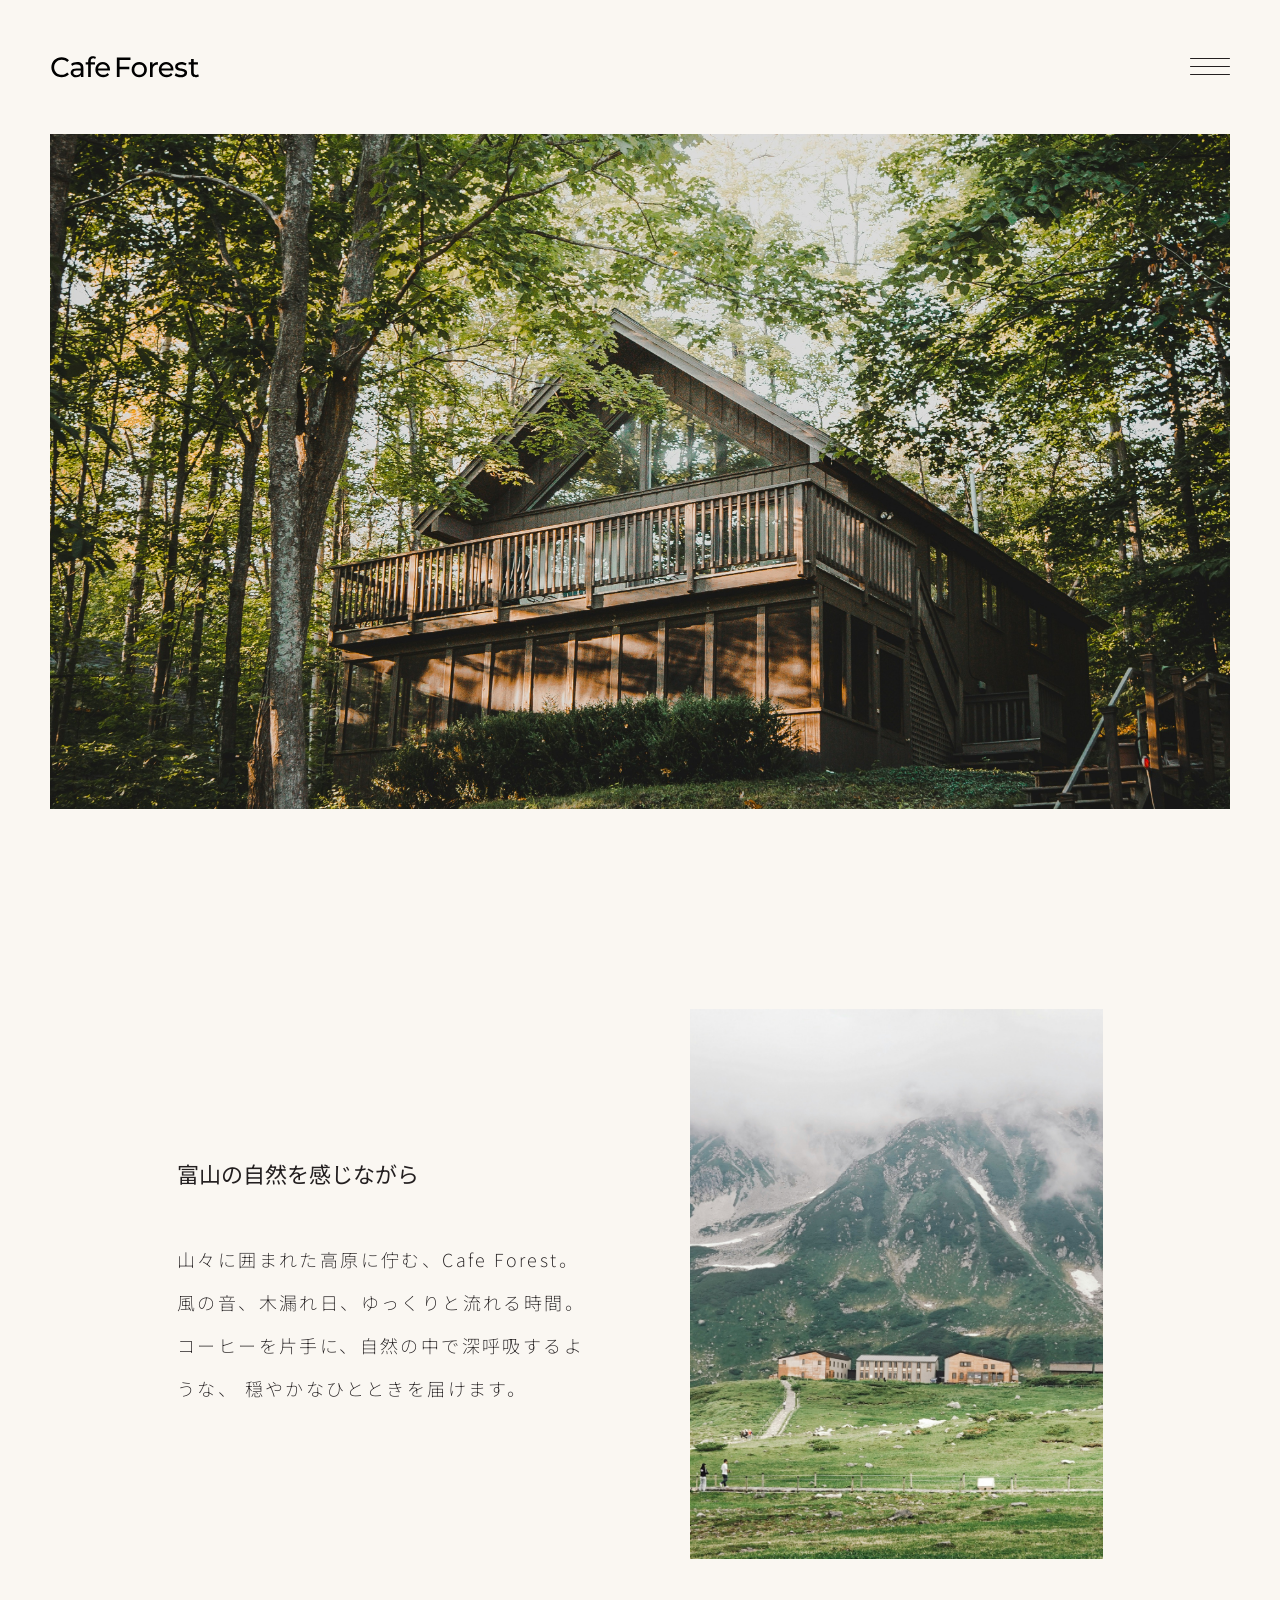
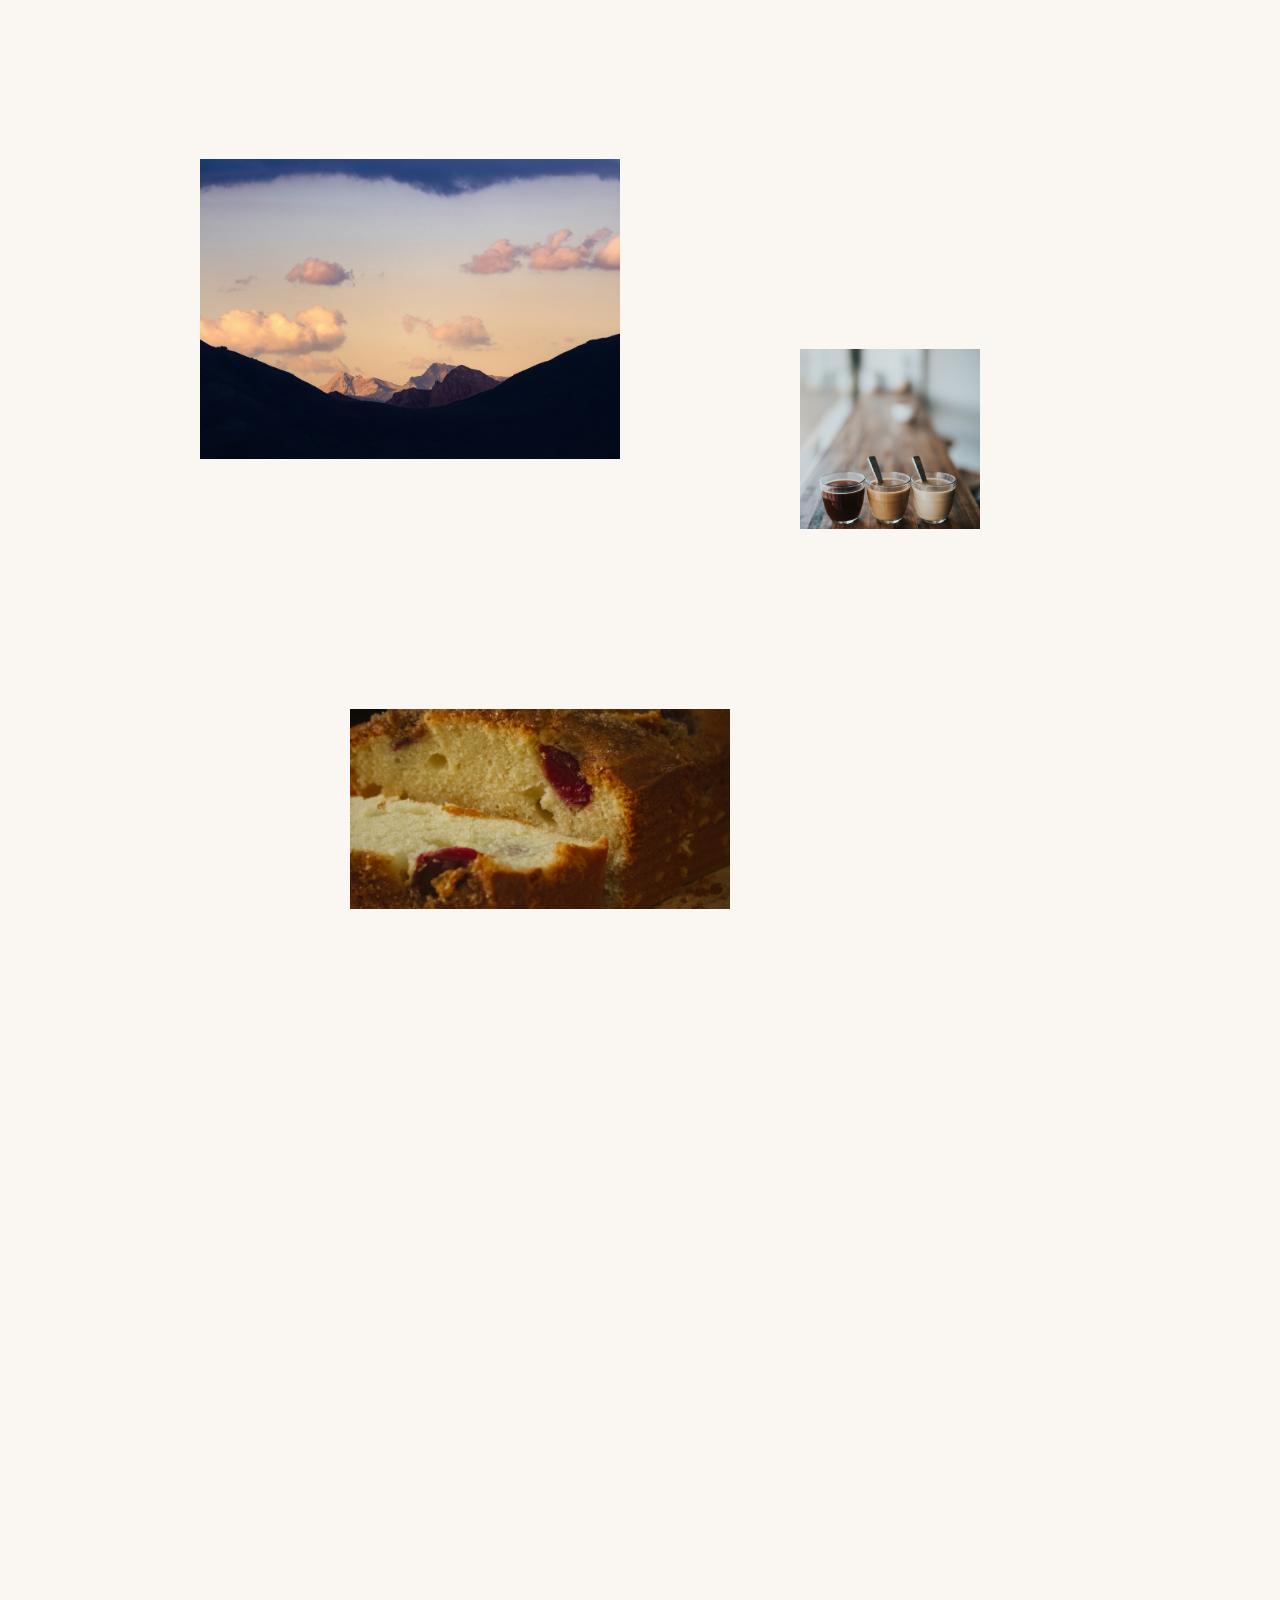
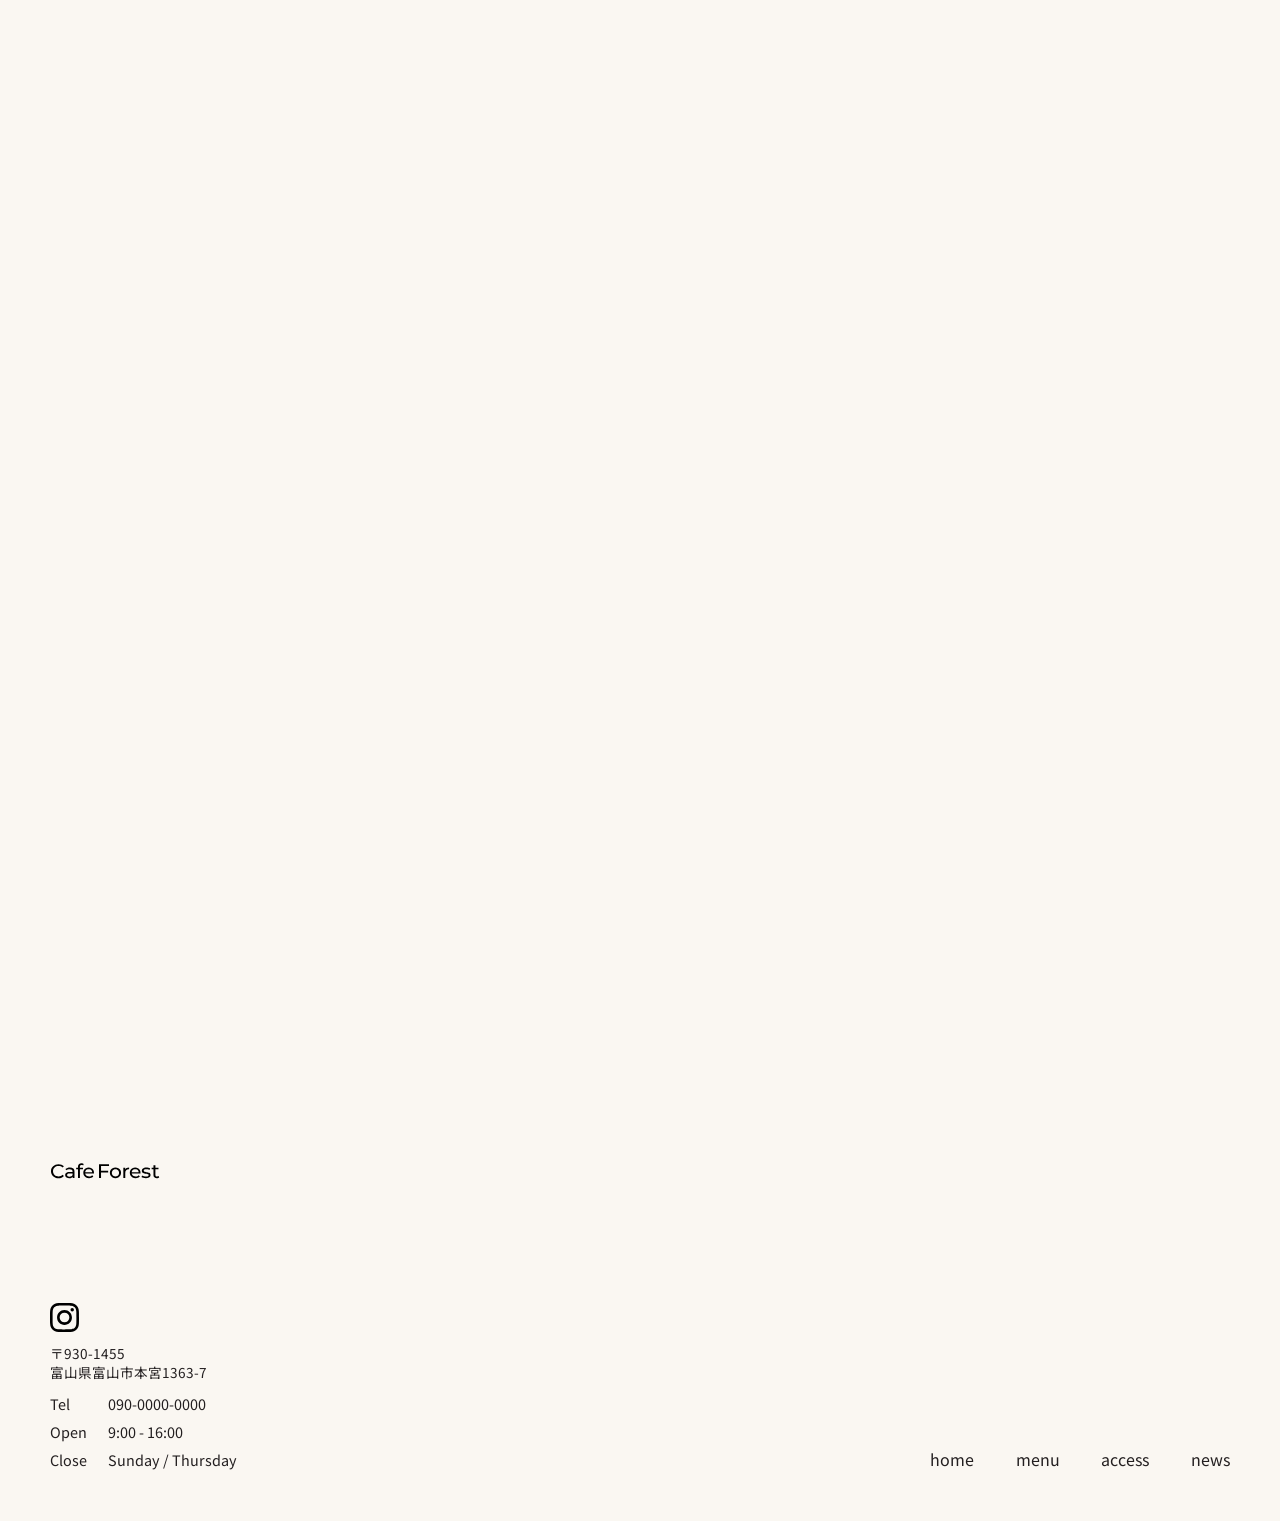
<file: index.html>
<!DOCTYPE html>
<html lang="ja">

<head>
    <meta charset="UTF-8">
    <meta name="viewport" content="width=device-width, initial-scale=1.0">
    <meta name="description" content="自然を感じながらホッと一息つけるカフェ">
    <link rel="stylesheet" href="css/sanitize.css">
    <link rel="stylesheet" href="css/style.css">
    <title>CafeForest</title>
</head>

<body>
    <div class="container">
        <header>
            <div class="header_flex">
                <h1><a href="index.html"><img src="img/Frame 1 (4).svg" alt="CafeForest"></a></h1>
                <nav id="navigation">
                    <ul>
                        <li><a href="menu.html" class="nav_text">menu</a></li>
                        <li><a href="access.html" class="nav_text">access</a></li>
                        <li><a href="news.html" class="nav_text">news</a></li>
                    </ul>
                </nav>

                <nav id="drawer_navigation">
                    <span id="line1" class="drawer_line"></span>
                    <span id="line2" class="drawer_line"></span>
                    <span id="line3" class="drawer_line"></span>
                </nav>
            </div>
        </header>
        <main>
            <div class="main_img">
                <img src="img/main1_img.JPG" alt="メイン画像">
            </div>


            <section class="flex_box">
                <div class="flex_text">
                    <h2>富山の自然を感じながら</h2>
                    <p>

                        山々に囲まれた高原に佇む、Cafe Forest。
                        <span class="first_line">風の音、木漏れ日、ゆっくりと流れる時間。</span>
                        <span class="second_line"> コーヒーを片手に、自然の中で深呼吸するような、
                            穏やかなひとときを届けます。</span>
                    </p>
                </div>
                <div class="flex_img">
                    <img src="img/concept_img.jpg" alt="室堂画像">
                </div>
            </section>

            <div class="slide_box">
                <img src="img/slide1_img.JPG" alt="" class="slide1 box">
                <img src="img/slide2_img.JPG" alt="" class="slide2 box">
                <img src="img/slide3_img.jpg" alt="" class="slide3 box">
                <img src="img/slide4_img.JPG" alt="" class="slide4 box">
                <img src="img/slide5_img.jpg" alt="" class="slide5 box">
                <img src="img/slide6_img.JPG" alt="" class="slide6 box">
                <img src="img/slide7_img.JPG" alt="" class="slide7 box">
                <img src="img/slide8_img.jpg" alt="" class="slide8 box">
            </div>
        </main>

        <footer>
            <div><a href="index.html"><img src="img/Frame 1 (4).svg" alt="ロゴ"></a></div>
            <div class="footer_flex">
                <div class="footer_left">
                    <div><a href="#"><img src="img/inst_icon.svg" alt="インスタグラム"></a></div>
                    <p>〒930-1455</p>
                    <p>富山県富山市本宮1363-7</p>
                    <div class="shop_info">
                        <div>Tel</div>
                        <div>090-0000-0000</div>

                        <div>Open</div>
                        <div>9:00 - 16:00</div>

                        <div>Close</div>
                        <div>Sunday / Thursday</div>
                    </div>
                </div>
                <ul class="footer_right">
                    <li><a href="index.html" class="footer_text">home</a></li>
                    <li><a href="menu.html" class="footer_text">menu</a></li>
                    <li><a href="access.html" class="footer_text">access</a></li>
                    <li><a href="news.html" class="footer_text">news</a></li>
                </ul>
            </div>
        </footer>
    </div>

    <script src="script.js"></script>
</body>

</html>
</file>
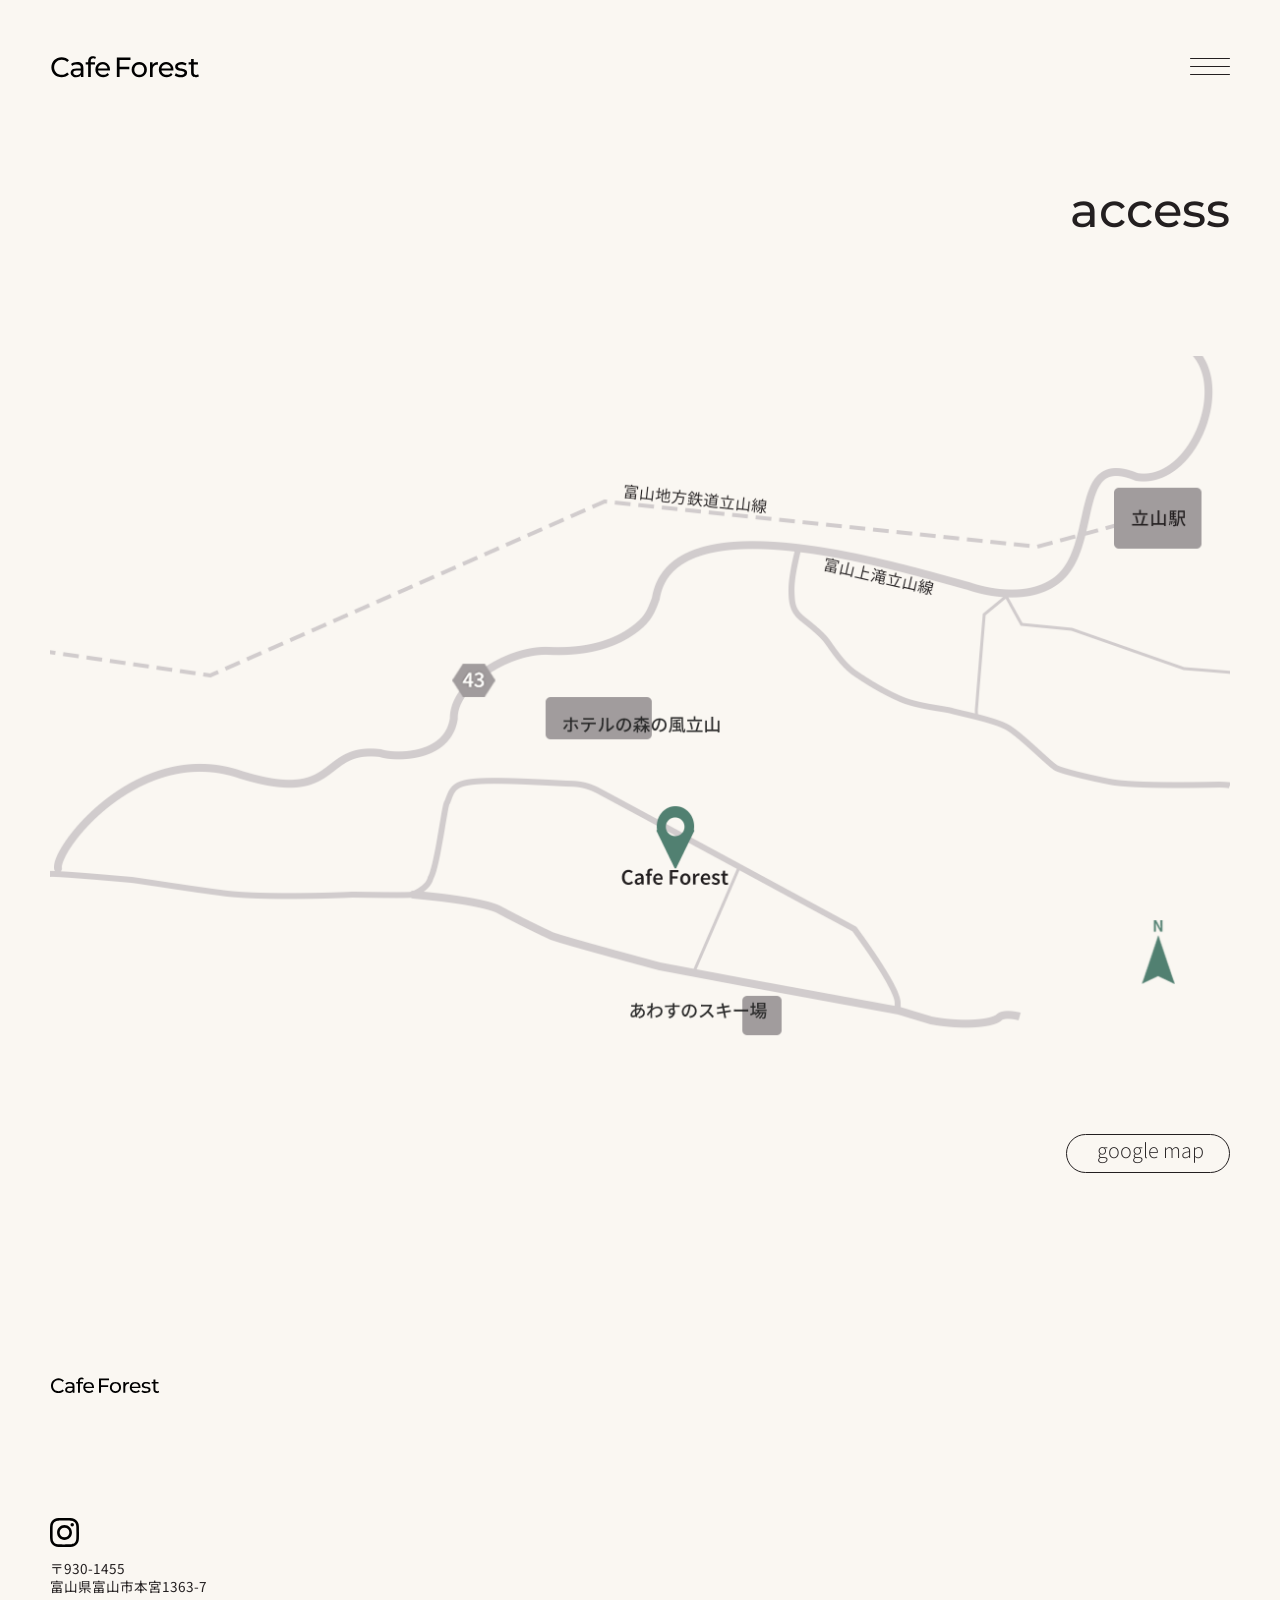
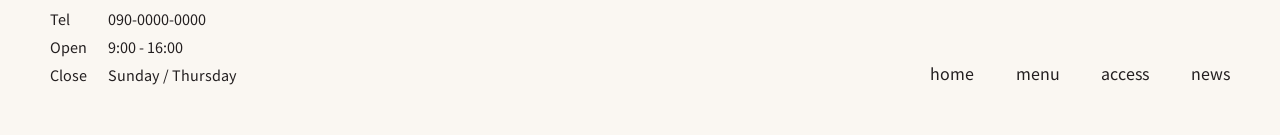
<file: access.html>
<!DOCTYPE html>
<html lang="ja">

<head>
    <meta charset="UTF-8">
    <meta name="viewport" content="width=device-width, initial-scale=1.0">
    <meta name="description" content="CafeForestへのアクセス情報">
    <link rel="stylesheet" href="css/sanitize.css">
    <link rel="stylesheet" href="css/style.css">
    <title>Access | CafeForest</title>
</head>

<body>
    <div class="container">
        <header>
            <div class="header_flex">
                <div><a href="index.html"><img src="img/Frame 1 (4).svg" alt="ロゴ"></a></div>
                <nav id="navigation">
                    <ul>
                        <li><a href="menu.html" class="nav_text">menu</a></li>
                        <li><a href="access.html" class="nav_text">access</a></li>
                        <li><a href="news.html" class="nav_text">news</a></li>
                    </ul>
                </nav>

                <nav id="drawer_navigation">
                    <span id="line1" class="drawer_line"></span>
                    <span id="line2" class="drawer_line"></span>
                    <span id="line3" class="drawer_line"></span>
                </nav>
            </div>
        </header>

        <main id="main">
            <section>
                <h1 class="main_title">access</h1>
            </section>

            <div class="map_img">
                <img src="img/map.png" alt="マップ">
                <p><a href="#">google map</a></p>
            </div>
        </main>

        <footer>
            <div><a href="index.html"><img src="img/Frame 1 (4).svg" alt="ロゴ"></a></div>
            <div class="footer_flex">
                <div class="footer_left">
                    <div><a href="#"><img src="img/inst_icon.svg" alt="インスタグラム"></a></div>
                    <p>〒930-1455</p>
                    <p>富山県富山市本宮1363-7</p>
                    <div class="shop_info">
                        <div>Tel</div>
                        <div>090-0000-0000</div>

                        <div>Open</div>
                        <div>9:00 - 16:00</div>

                        <div>Close</div>
                        <div>Sunday / Thursday</div>
                    </div>
                </div>
                <ul class="footer_right">
                    <li><a href="index.html" class="footer_text">home</a></li>
                    <li><a href="menu.html" class="footer_text">menu</a></li>
                    <li><a href="access.html" class="footer_text">access</a></li>
                    <li><a href="news.html" class="footer_text">news</a></li>
                </ul>
            </div>
        </footer>
    </div>

    <script src="script.js"></script>
</body>

</html>
</file>
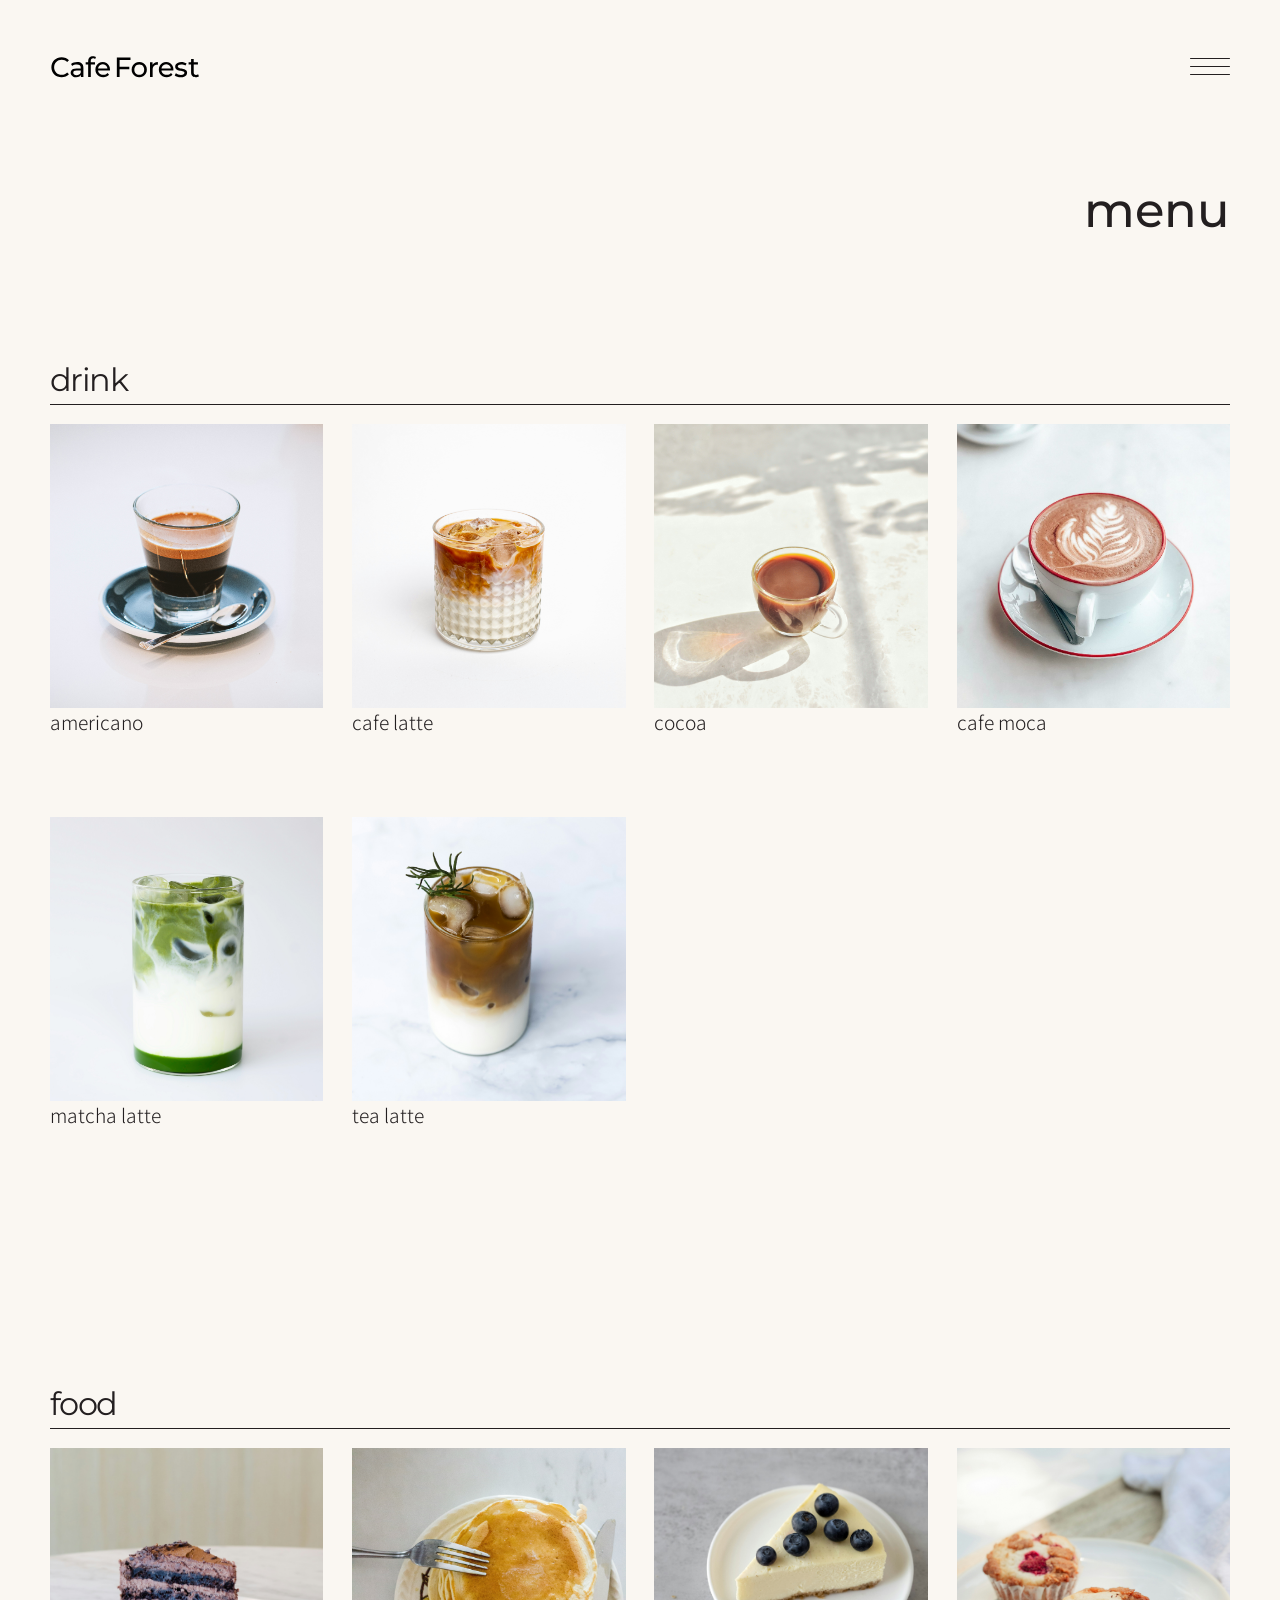
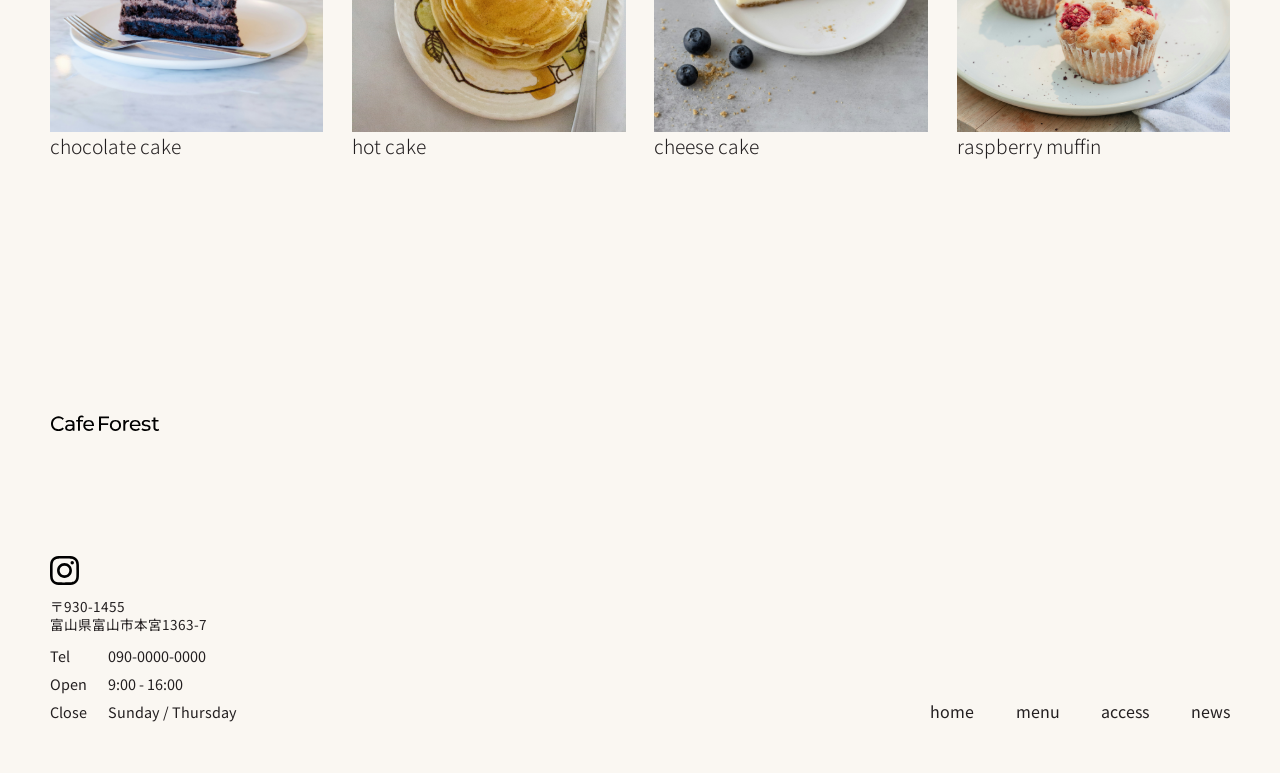
<file: menu.html>
<!DOCTYPE html>
<html lang="ja">

<head>
    <meta charset="UTF-8">
    <meta name="viewport" content="width=device-width, initial-scale=1.0">
    <meta name="description" content="CafeForestのメニュー紹介">
    <link rel="stylesheet" href="css/sanitize.css">
    <link rel="stylesheet" href="css/style.css">
    <title>Menu | CafeForest</title>
</head>

<body>
    <div class="container">
        <header>
            <div class="header_flex">
                <div><a href="index.html"><img src="img/Frame 1 (4).svg" alt="ロゴ"></a></div>
                <nav id="navigation">
                    <ul>
                        <li><a href="menu.html" class="nav_text">menu</a></li>
                        <li><a href="access.html" class="nav_text">access</a></li>
                        <li><a href="news.html" class="nav_text">news</a></li>
                    </ul>
                </nav>

                <nav id="drawer_navigation">
                    <span id="line1" class="drawer_line"></span>
                    <span id="line2" class="drawer_line"></span>
                    <span id="line3" class="drawer_line"></span>
                </nav>
            </div>
        </header>
        <main id="main">
            <section>
                <h1 class="main_title">menu</h1>
            </section>
            
            <p class="menu_title">drink</p>
            <p class="border"></p>
            <div class="grid">
                <div class="grid_item grid1">
                    <img src="./img/americano.JPG" alt="アメリカーノ">
                    <p>americano</p>
                </div>
                <div class="grid_item grid2">
                    <img src="./img/cafelatte.JPG" alt="カフェラテ">
                    <p>cafe latte</p>
                </div>
                <div class="grid_item grid3">
                    <img src="./img/cocoa.JPG" alt="ココア">
                    <p>cocoa</p>
                </div>
                <div class="grid_item grid4">
                    <img src="./img/cafemoca.JPG" alt="カフェモカ">
                    <p>cafe moca</p>
                </div>
                <div class="grid_item grid5">
                    <img src="./img/matcha.JPG" alt="抹茶ラテ">
                    <p>matcha latte</p>
                </div>
                <div class="grid_item grid6">
                    <img src="./img/tea.JPG" alt="ティーラテ">
                    <p>tea latte</p>
                </div>

            </div>

            <p class="menu_title">food</p>
            <p class="border1"></p>

            <div class="grid">
                <div class="grid_item grid01">
                    <img src="./img/chocolatecake.JPG" alt="チョコレートケーキ">
                    <p>chocolate cake</p>
                </div>
                <div class="grid_item grid02">
                    <img src="./img/hotcake.JPG" alt="ホットケーキ">
                    <p>hot cake</p>
                </div>
                <div class="grid_item grid03">
                    <img src="./img/cheesecake.JPG" alt="チーズケーキ">
                    <p>cheese cake</p>
                </div>
                <div class="grid_item grid04">
                    <img src="./img/muffin.JPG" alt="ラズベリーマフィン">
                    <p>raspberry muffin</p>
                </div>

            </div>

        </main>
        <footer>
            <div><a href="index.html"><img src="img/Frame 1 (4).svg" alt="ロゴ"></a></div>
            <div class="footer_flex">
                <div class="footer_left">
                    <div><a href="#"><img src="img/inst_icon.svg" alt="インスタグラム"></a></div>
                    <p>〒930-1455</p>
                    <p>富山県富山市本宮1363-7</p>
                    <div class="shop_info">
                        <div>Tel</div>
                        <div>090-0000-0000</div>

                        <div>Open</div>
                        <div>9:00 - 16:00</div>

                        <div>Close</div>
                        <div>Sunday / Thursday</div>
                    </div>
                </div>
                <ul class="footer_right">
                    <li><a href="index.html" class="footer_text">home</a></li>
                    <li><a href="menu.html" class="footer_text">menu</a></li>
                    <li><a href="access.html" class="footer_text">access</a></li>
                    <li><a href="news.html" class="footer_text">news</a></li>
                </ul>
            </div>
        </footer>
    </div>

    <script src="script.js"></script>
</body>

</html>
</file>
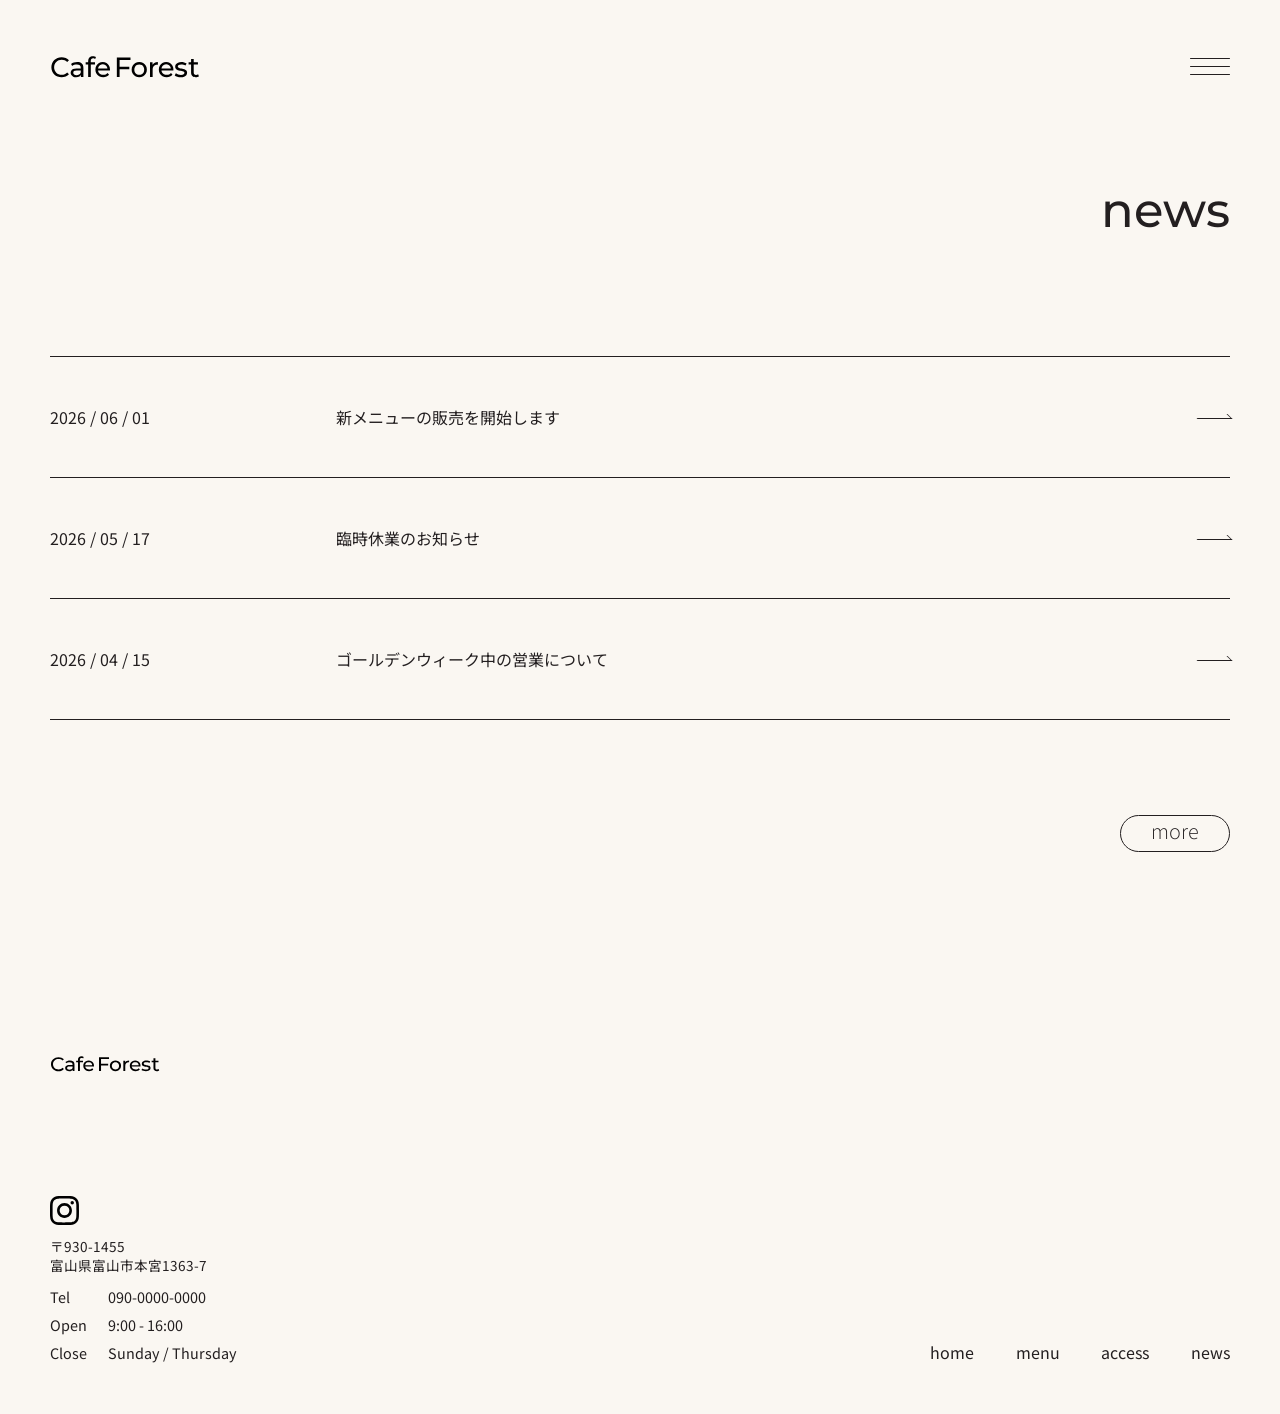
<file: news.html>
<!DOCTYPE html>
<html lang="ja">

<head>
    <meta charset="UTF-8">
    <meta name="viewport" content="width=device-width, initial-scale=1.0">
    <meta name="description" content="CafeForestのお知らせ">
    <link rel="stylesheet" href="css/sanitize.css">
    <link rel="stylesheet" href="css/style.css">
    <title>News | CafeForest</title>
</head>

<body>
    <div class="container">
        <header>
            <div class="header_flex">
                <div><a href="index.html"><img src="img/Frame 1 (4).svg" alt="ロゴ"></a></div>
                <nav id="navigation">
                    <ul>
                        <li><a href="menu.html" class="nav_text">menu</a></li>
                        <li><a href="access.html" class="nav_text">access</a></li>
                        <li><a href="news.html" class="nav_text">news</a></li>
                    </ul>
                </nav>

                <nav id="drawer_navigation">
                    <span id="line1" class="drawer_line"></span>
                    <span id="line2" class="drawer_line"></span>
                    <span id="line3" class="drawer_line"></span>
                </nav>
            </div>
        </header>

        <main id="main">
            <section>
                <h1 class="main_title">news</h1>
            </section>

            <section id="news">
                <a href="news_20260601.html" class="news-item">
                    <time class="date">2026 / 06 / 01</time>
                    <p class="content">新メニューの販売を開始します</p>
                    <span class="arrow"></span>
                </a>

                <a href="#" class="news-item">
                    <time class="date">2026 / 05 / 17</time>
                    <p class="content">臨時休業のお知らせ</p>
                    <span class="arrow"></span>
                </a>

                <a href="#" class="news-item">
                    <time class="date">2026 / 04 / 15</time>
                    <p class="content">ゴールデンウィーク中の営業について</p>
                    <span class="arrow"></span>
                </a>
            </section>
            <p class="more"><a href="news_post.html">more</a></p>
        </main>

        <footer>
            <div><a href="index.html"><img src="img/Frame 1 (4).svg" alt="ロゴ"></a></div>
            <div class="footer_flex">
                <div class="footer_left">
                    <div><a href="#"><img src="img/inst_icon.svg" alt="インスタグラム"></a></div>
                    <p>〒930-1455</p>
                    <p>富山県富山市本宮1363-7</p>
                    <div class="shop_info">
                        <div>Tel</div>
                        <div>090-0000-0000</div>

                        <div>Open</div>
                        <div>9:00 - 16:00</div>

                        <div>Close</div>
                        <div>Sunday / Thursday</div>
                    </div>
                </div>
                <ul class="footer_right">
                    <li><a href="index.html" class="footer_text">home</a></li>
                    <li><a href="menu.html" class="footer_text">menu</a></li>
                    <li><a href="access.html" class="footer_text">access</a></li>
                    <li><a href="news.html" class="footer_text">news</a></li>
                </ul>
            </div>
        </footer>
    </div>

    <script src="script.js"></script>
</body>

</html>
</file>
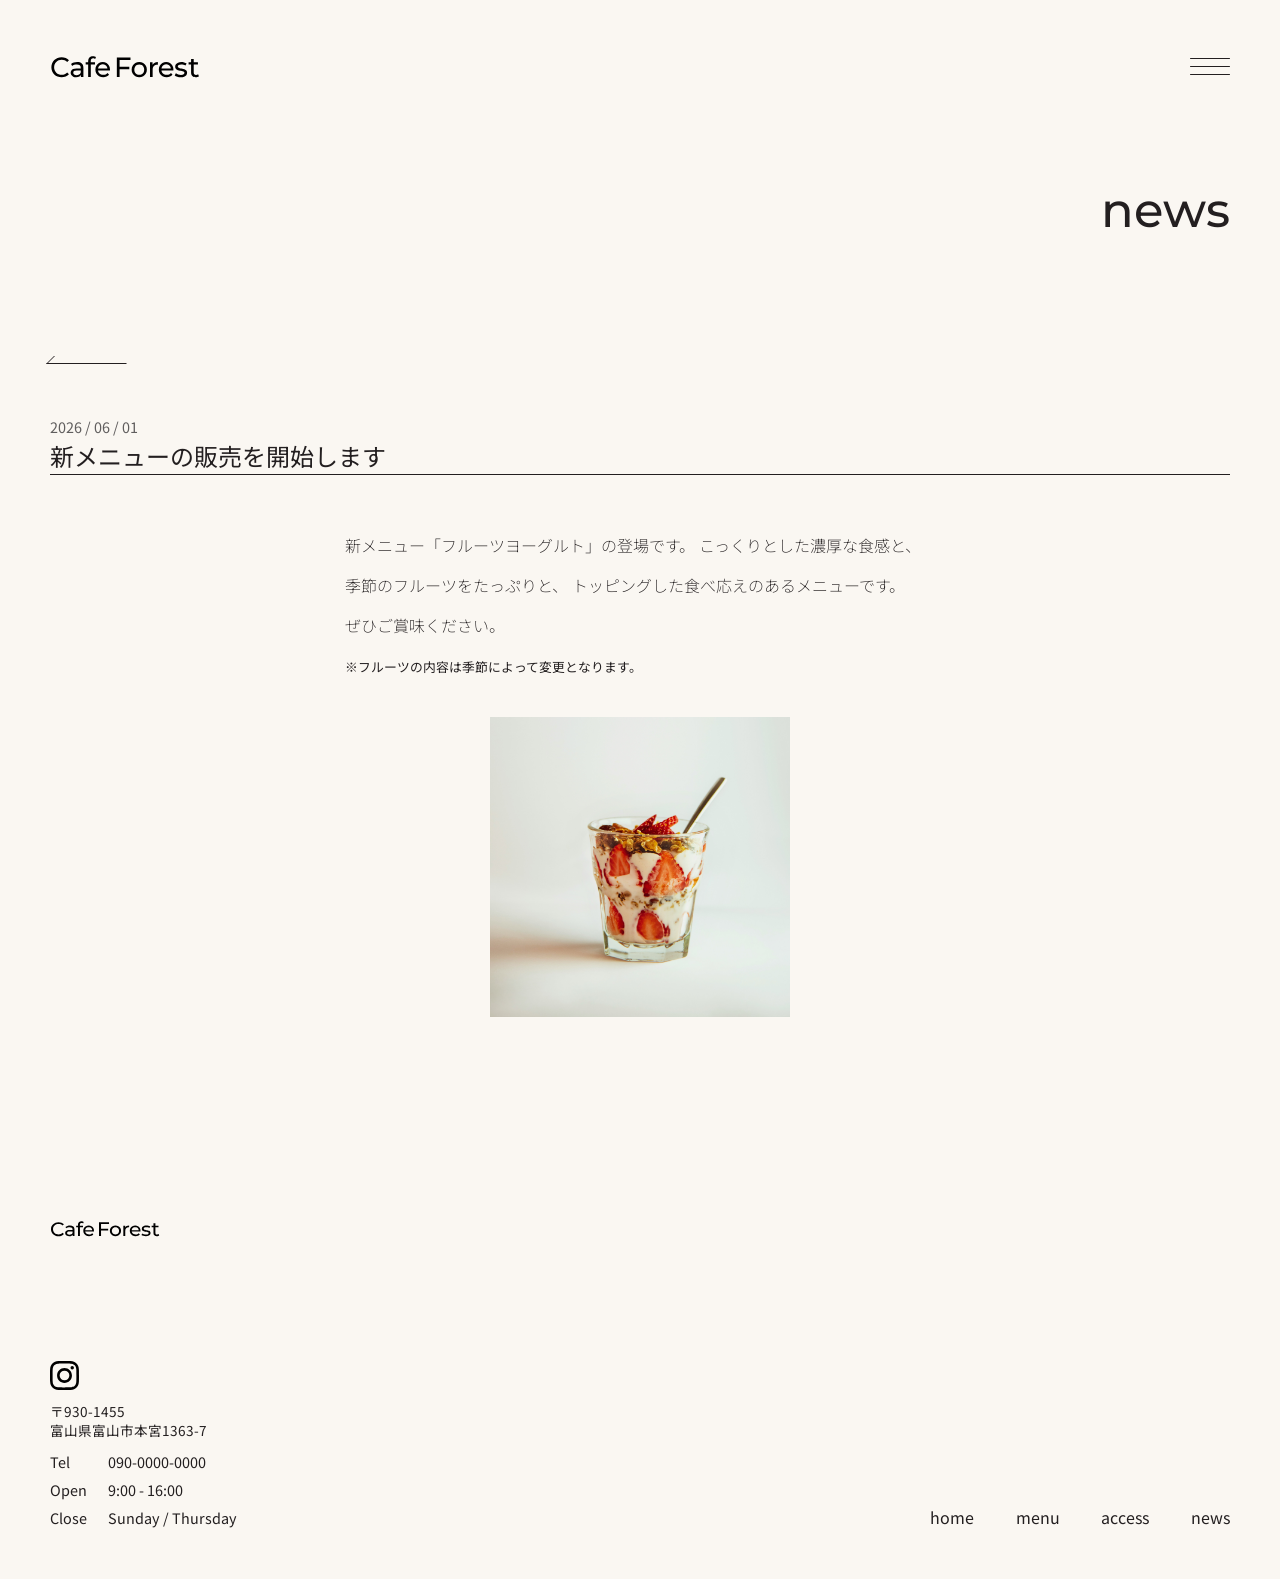
<file: news_20260601.html>
<!DOCTYPE html>
<html lang="ja">

<head>
    <meta charset="UTF-8">
    <meta name="viewport" content="width=device-width, initial-scale=1.0">
    <meta name="description" content="新メニュー販売のお知らせ">
    <link rel="stylesheet" href="css/sanitize.css">
    <link rel="stylesheet" href="css/style.css">
    <title>News | CafeForest</title>
</head>

<body>
    <div class="container">
        <header>
            <div class="header_flex">
                <div><a href="index.html"><img src="img/Frame 1 (4).svg" alt="ロゴ"></a></div>
                <nav id="navigation">
                    <ul>
                        <li><a href="menu.html" class="nav_text">menu</a></li>
                        <li><a href="access.html" class="nav_text">access</a></li>
                        <li><a href="news.html" class="nav_text">news</a></li>
                    </ul>
                </nav>

                <nav id="drawer_navigation">
                    <span id="line1" class="drawer_line"></span>
                    <span id="line2" class="drawer_line"></span>
                    <span id="line3" class="drawer_line"></span>
                </nav>
            </div>
        </header>

        <main id="main">
            <section>
                <h1 class="main_title">news</h1>
            </section>

            <div class="returns">
                <span class="returns_arrow"><a href="news.html"></a></span>
            </div>


            <section class="news_content">
                <time class="date">2026 / 06 / 01</time>
                <p class="content">新メニューの販売を開始します</p>
            </section>

            <section class="main_text">
                <p>
                    新メニュー「フルーツヨーグルト」の登場です。
                    こっくりとした濃厚な食感と、季節のフルーツをたっぷりと、
                    トッピングした食べ応えのあるメニューです。<br>
                    ぜひご賞味ください。<br>
                    <small>※フルーツの内容は季節によって変更となります。</small>
                </p>
                <div class="newfood"><img src=img/newfood.JPG alt="フルールヨーグルト"></div>
            </section>
        </main>
        <footer>
            <div><a href="index.html"><img src="img/Frame 1 (4).svg" alt="ロゴ"></a></div>
            <div class="footer_flex">
                <div class="footer_left">
                    <div><a href="#"><img src="img/inst_icon.svg" alt="インスタグラム"></a></div>
                    <p>〒930-1455</p>
                    <p>富山県富山市本宮1363-7</p>
                    <div class="shop_info">
                        <div>Tel</div>
                        <div>090-0000-0000</div>

                        <div>Open</div>
                        <div>9:00 - 16:00</div>

                        <div>Close</div>
                        <div>Sunday / Thursday</div>
                    </div>
                </div>
                <ul class="footer_right">
                    <li><a href="index.html" class="footer_text">home</a></li>
                    <li><a href="menu.html" class="footer_text">menu</a></li>
                    <li><a href="access.html" class="footer_text">access</a></li>
                    <li><a href="news.html" class="footer_text">news</a></li>
                </ul>
            </div>
        </footer>
    </div>

    <script src="script.js"></script>
</body>

</html>
</file>
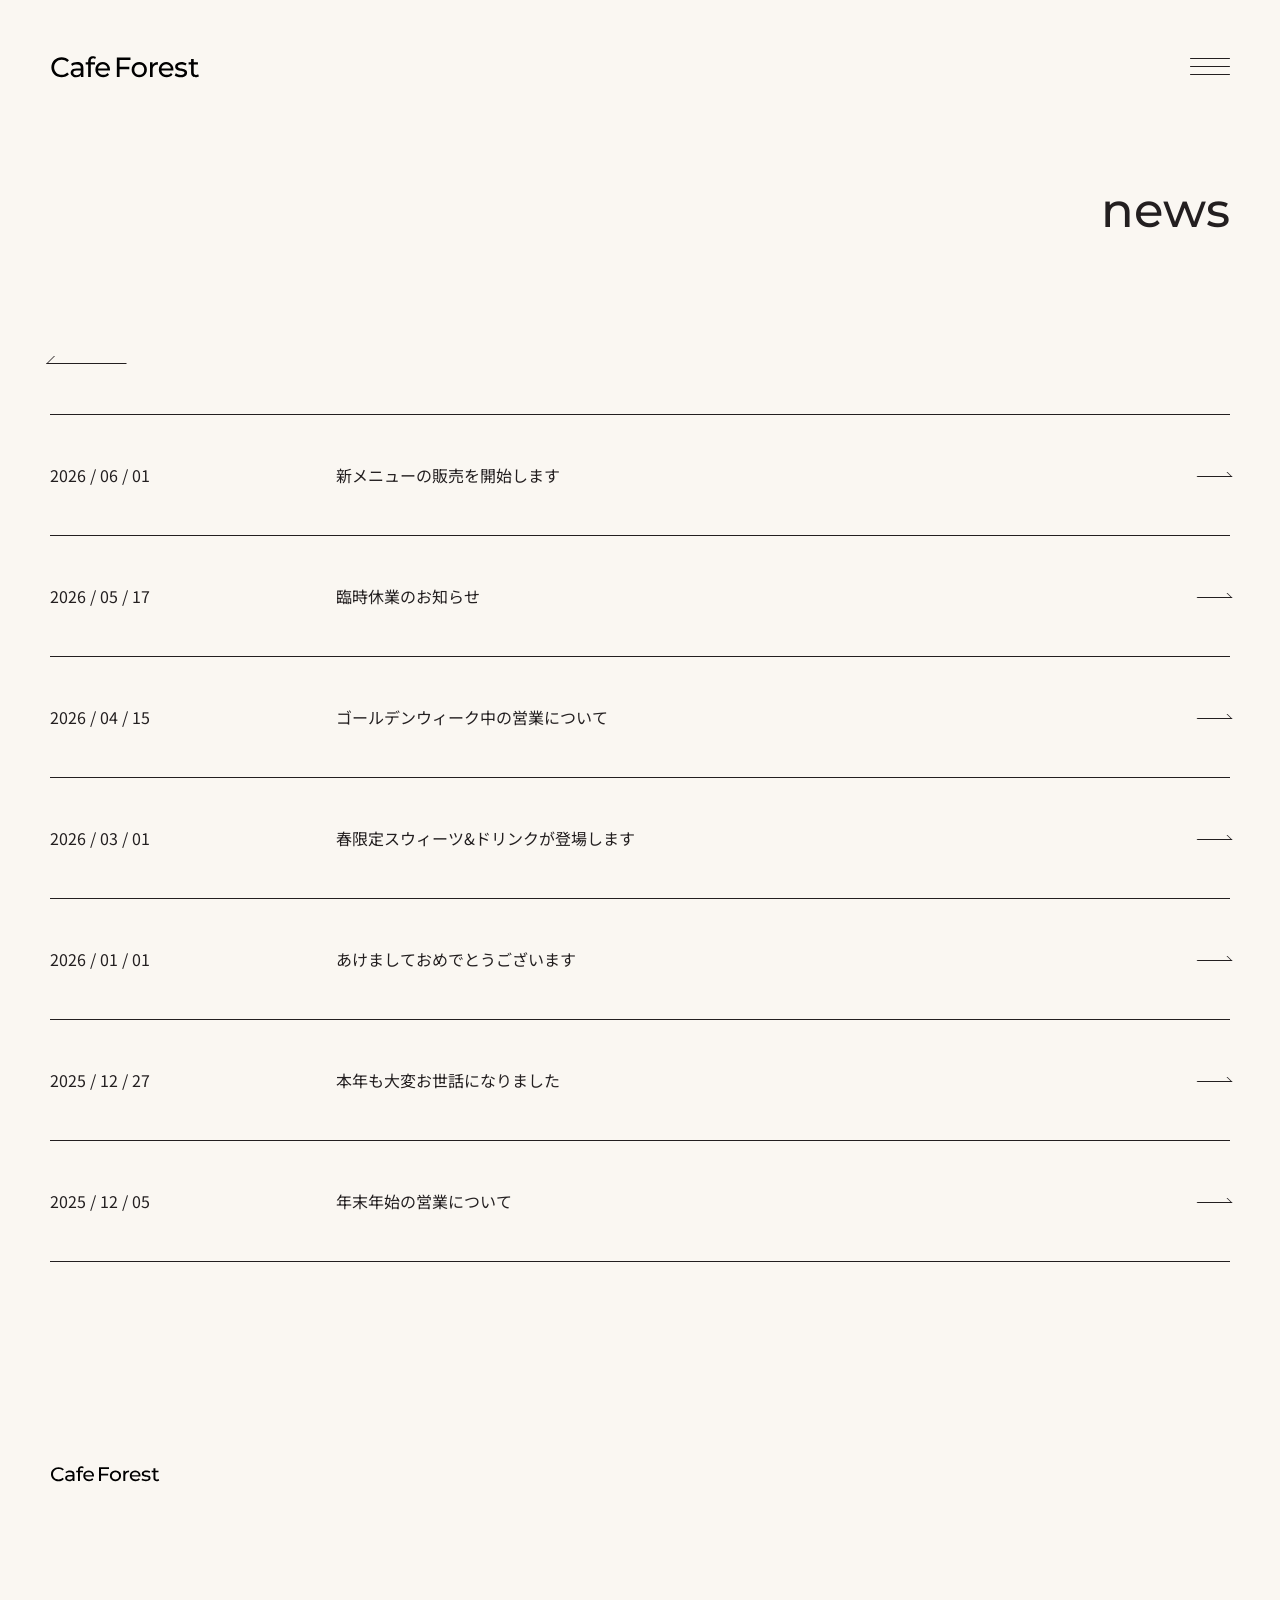
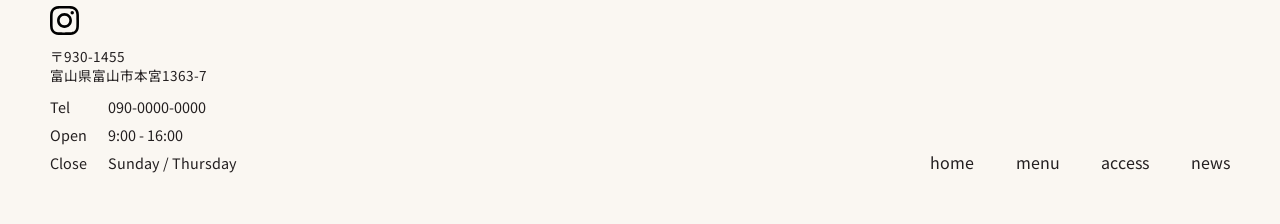
<file: news_post.html>
<!DOCTYPE html>
<html lang="ja">

<head>
    <meta charset="UTF-8">
    <meta name="viewport" content="width=device-width, initial-scale=1.0">
    <meta name="description" content="CafeForestのお知らせ">
    <link rel="stylesheet" href="css/sanitize.css">
    <link rel="stylesheet" href="css/style.css">
    <title>News | CafeForest</title>
</head>

<body>
    <div class="container">
        <header>
            <div class="header_flex">
                <div><a href="index.html"><img src="img/Frame 1 (4).svg" alt="ロゴ"></a></div>
                <nav id="navigation">
                    <ul>
                        <li><a href="menu.html" class="nav_text">menu</a></li>
                        <li><a href="access.html" class="nav_text">access</a></li>
                        <li><a href="news.html" class="nav_text">news</a></li>
                    </ul>
                </nav>

                <nav id="drawer_navigation">
                    <span id="line1" class="drawer_line"></span>
                    <span id="line2" class="drawer_line"></span>
                    <span id="line3" class="drawer_line"></span>
                </nav>
            </div>
        </header>

        <main id="main">
            <section>
                <h1 class="main_title">news</h1>
            </section>

            <div class="returns">
                <span class="returns_arrow"><a href="news.html"></a></span>
            </div>

            <section id="news_post">
                <a href="news_20260601.html" class="news-item">
                    <time class="date">2026 / 06 / 01</time>
                    <p class="content">新メニューの販売を開始します</p>
                    <span class="arrow"></span>
                </a>

                <a href="#" class="news-item">
                    <time class="date">2026 / 05 / 17</time>
                    <p class="content">臨時休業のお知らせ</p>
                    <span class="arrow"></span>
                </a>

                <a href="#" class="news-item">
                    <time class="date">2026 / 04 / 15</time>
                    <p class="content">ゴールデンウィーク中の営業について</p>
                    <span class="arrow"></span>
                </a>

                <a href="#" class="news-item">
                    <time class="date">2026 / 03 / 01</time>
                    <p class="content">春限定スウィーツ&ドリンクが登場します</p>
                    <span class="arrow"></span>
                </a>

                <a href="#" class="news-item">
                    <time class="date">2026 / 01 / 01</time>
                    <p class="content">あけましておめでとうございます</p>
                    <span class="arrow"></span>
                </a>

                <a href="#" class="news-item">
                    <time class="date">2025 / 12 / 27</time>
                    <p class="content">本年も大変お世話になりました</p>
                    <span class="arrow"></span>
                </a>

                <a href="#" class="news-item">
                    <time class="date">2025 / 12 / 05</time>
                    <p class="content">年末年始の営業について</p>
                    <span class="arrow"></span>
                </a>
            </section>
        </main>

        <footer>
            <div><a href="index.html"><img src="img/Frame 1 (4).svg" alt="ロゴ"></a></div>
            <div class="footer_flex">
                <div class="footer_left">
                    <div><a href="#"><img src="img/inst_icon.svg" alt="インスタグラム"></a></div>
                    <p>〒930-1455</p>
                    <p>富山県富山市本宮1363-7</p>
                    <div class="shop_info">
                        <div>Tel</div>
                        <div>090-0000-0000</div>

                        <div>Open</div>
                        <div>9:00 - 16:00</div>

                        <div>Close</div>
                        <div>Sunday / Thursday</div>
                    </div>
                </div>
                <ul class="footer_right">
                    <li><a href="index.html" class="footer_text">home</a></li>
                    <li><a href="menu.html" class="footer_text">menu</a></li>
                    <li><a href="access.html" class="footer_text">access</a></li>
                    <li><a href="news.html" class="footer_text">news</a></li>
                </ul>
            </div>
        </footer>
    </div>

    <script src="script.js"></script>
</body>

</html>
</file>
<file: css/sanitize.css>
/* Document
 * ========================================================================== */

/**
 * Add border box sizing in all browsers (opinionated).
 */

*,
::before,
::after {
  box-sizing: border-box;
}

/**
 * 1. Add text decoration inheritance in all browsers (opinionated).
 * 2. Add vertical alignment inheritance in all browsers (opinionated).
 */

::before,
::after {
  text-decoration: inherit; /* 1 */
  vertical-align: inherit; /* 2 */
}

/**
 * 1. Use the default cursor in all browsers (opinionated).
 * 2. Change the line height in all browsers (opinionated).
 * 3. Use a 4-space tab width in all browsers (opinionated).
 * 4. Remove the grey highlight on links in iOS (opinionated).
 * 5. Prevent adjustments of font size after orientation changes in
 *    IE on Windows Phone and in iOS.
 * 6. Breaks words to prevent overflow in all browsers (opinionated).
 */

html {
  cursor: default; /* 1 */
  line-height: 1.5; /* 2 */
  -moz-tab-size: 4; /* 3 */
  tab-size: 4; /* 3 */
  -webkit-tap-highlight-color: transparent /* 4 */;
  -ms-text-size-adjust: 100%; /* 5 */
  -webkit-text-size-adjust: 100%; /* 5 */
  word-break: break-word; /* 6 */
}

/* Sections
 * ========================================================================== */

/**
 * Remove the margin in all browsers (opinionated).
 */

body {
  margin: 0;
}

/**
 * Correct the font size and margin on `h1` elements within `section` and
 * `article` contexts in Chrome, Edge, Firefox, and Safari.
 */

h1 {
  font-size: 2em;
  margin: 0.67em 0;
}

/* Grouping content
 * ========================================================================== */

/**
 * Remove the margin on nested lists in Chrome, Edge, IE, and Safari.
 */

dl dl,
dl ol,
dl ul,
ol dl,
ul dl {
  margin: 0;
}

/**
 * Remove the margin on nested lists in Edge 18- and IE.
 */

ol ol,
ol ul,
ul ol,
ul ul {
  margin: 0;
}

/**
 * 1. Add the correct sizing in Firefox.
 * 2. Show the overflow in Edge 18- and IE.
 */

hr {
  height: 0; /* 1 */
  overflow: visible; /* 2 */
}

/**
 * Add the correct display in IE.
 */

main {
  display: block;
}

/**
 * Remove the list style on navigation lists in all browsers (opinionated).
 */

nav ol,
nav ul {
  list-style: none;
  padding: 0;
}

/**
 * 1. Correct the inheritance and scaling of font size in all browsers.
 * 2. Correct the odd `em` font sizing in all browsers.
 */

pre {
  font-family: monospace, monospace; /* 1 */
  font-size: 1em; /* 2 */
}

/* Text-level semantics
 * ========================================================================== */

/**
 * Remove the gray background on active links in IE 10.
 */

a {
  background-color: transparent;
}

/**
 * Add the correct text decoration in Edge 18-, IE, and Safari.
 */

abbr[title] {
  text-decoration: underline;
  text-decoration: underline dotted;
}

/**
 * Add the correct font weight in Chrome, Edge, and Safari.
 */

b,
strong {
  font-weight: bolder;
}

/**
 * 1. Correct the inheritance and scaling of font size in all browsers.
 * 2. Correct the odd `em` font sizing in all browsers.
 */

code,
kbd,
samp {
  font-family: monospace, monospace; /* 1 */
  font-size: 1em; /* 2 */
}

/**
 * Add the correct font size in all browsers.
 */

small {
  font-size: 80%;
}

/* Embedded content
 * ========================================================================== */

/*
 * Change the alignment on media elements in all browsers (opinionated).
 */

audio,
canvas,
iframe,
img,
svg,
video {
  vertical-align: middle;
}

/**
 * Add the correct display in IE 9-.
 */

audio,
video {
  display: inline-block;
}

/**
 * Add the correct display in iOS 4-7.
 */

audio:not([controls]) {
  display: none;
  height: 0;
}

/**
 * Remove the border on iframes in all browsers (opinionated).
 */

iframe {
  border-style: none;
}

/**
 * Remove the border on images within links in IE 10-.
 */

img {
  border-style: none;
}

/**
 * Change the fill color to match the text color in all browsers (opinionated).
 */

svg:not([fill]) {
  fill: currentColor;
}

/**
 * Hide the overflow in IE.
 */

svg:not(:root) {
  overflow: hidden;
}

/* Tabular data
 * ========================================================================== */

/**
 * Collapse border spacing in all browsers (opinionated).
 */

table {
  border-collapse: collapse;
}

/* Forms
 * ========================================================================== */

/**
 * Remove the margin on controls in Safari.
 */

button,
input,
select {
  margin: 0;
}

/**
 * 1. Show the overflow in IE.
 * 2. Remove the inheritance of text transform in Edge 18-, Firefox, and IE.
 */

button {
  overflow: visible; /* 1 */
  text-transform: none; /* 2 */
}

/**
 * Correct the inability to style buttons in iOS and Safari.
 */

button,
[type="button"],
[type="reset"],
[type="submit"] {
  -webkit-appearance: button;
}

/**
 * 1. Change the inconsistent appearance in all browsers (opinionated).
 * 2. Correct the padding in Firefox.
 */

fieldset {
  border: 1px solid #a0a0a0; /* 1 */
  padding: 0.35em 0.75em 0.625em; /* 2 */
}

/**
 * Show the overflow in Edge 18- and IE.
 */

input {
  overflow: visible;
}

/**
 * 1. Correct the text wrapping in Edge 18- and IE.
 * 2. Correct the color inheritance from `fieldset` elements in IE.
 */

legend {
  color: inherit; /* 2 */
  display: table; /* 1 */
  max-width: 100%; /* 1 */
  white-space: normal; /* 1 */
}

/**
 * 1. Add the correct display in Edge 18- and IE.
 * 2. Add the correct vertical alignment in Chrome, Edge, and Firefox.
 */

progress {
  display: inline-block; /* 1 */
  vertical-align: baseline; /* 2 */
}

/**
 * Remove the inheritance of text transform in Firefox.
 */

select {
  text-transform: none;
}

/**
 * 1. Remove the margin in Firefox and Safari.
 * 2. Remove the default vertical scrollbar in IE.
 * 3. Change the resize direction in all browsers (opinionated).
 */

textarea {
  margin: 0; /* 1 */
  overflow: auto; /* 2 */
  resize: vertical; /* 3 */
}

/**
 * Remove the padding in IE 10-.
 */

[type="checkbox"],
[type="radio"] {
  padding: 0;
}

/**
 * 1. Correct the odd appearance in Chrome, Edge, and Safari.
 * 2. Correct the outline style in Safari.
 */

[type="search"] {
  -webkit-appearance: textfield; /* 1 */
  outline-offset: -2px; /* 2 */
}

/**
 * Correct the cursor style of increment and decrement buttons in Safari.
 */

::-webkit-inner-spin-button,
::-webkit-outer-spin-button {
  height: auto;
}

/**
 * Correct the text style of placeholders in Chrome, Edge, and Safari.
 */

::-webkit-input-placeholder {
  color: inherit;
  opacity: 0.54;
}

/**
 * Remove the inner padding in Chrome, Edge, and Safari on macOS.
 */

::-webkit-search-decoration {
  -webkit-appearance: none;
}

/**
 * 1. Correct the inability to style upload buttons in iOS and Safari.
 * 2. Change font properties to `inherit` in Safari.
 */

::-webkit-file-upload-button {
  -webkit-appearance: button; /* 1 */
  font: inherit; /* 2 */
}

/**
 * Remove the inner border and padding of focus outlines in Firefox.
 */

::-moz-focus-inner {
  border-style: none;
  padding: 0;
}

/**
 * Restore the focus outline styles unset by the previous rule in Firefox.
 */

:-moz-focusring {
  outline: 1px dotted ButtonText;
}

/**
 * Remove the additional :invalid styles in Firefox.
 */

:-moz-ui-invalid {
  box-shadow: none;
}

/* Interactive
 * ========================================================================== */

/*
 * Add the correct display in Edge 18- and IE.
 */

details {
  display: block;
}

/*
 * Add the correct styles in Edge 18-, IE, and Safari.
 */

dialog {
  background-color: white;
  border: solid;
  color: black;
  display: block;
  height: -moz-fit-content;
  height: -webkit-fit-content;
  height: fit-content;
  left: 0;
  margin: auto;
  padding: 1em;
  position: absolute;
  right: 0;
  width: -moz-fit-content;
  width: -webkit-fit-content;
  width: fit-content;
}

dialog:not([open]) {
  display: none;
}

/*
 * Add the correct display in all browsers.
 */

summary {
  display: list-item;
}

/* Scripting
 * ========================================================================== */

/**
 * Add the correct display in IE 9-.
 */

canvas {
  display: inline-block;
}

/**
 * Add the correct display in IE.
 */

template {
  display: none;
}

/* User interaction
 * ========================================================================== */

/*
 * 1. Remove the tapping delay in IE 10.
 * 2. Remove the tapping delay on clickable elements
      in all browsers (opinionated).
 */

a,
area,
button,
input,
label,
select,
summary,
textarea,
[tabindex] {
  -ms-touch-action: manipulation; /* 1 */
  touch-action: manipulation; /* 2 */
}

/**
 * Add the correct display in IE 10-.
 */

[hidden] {
  display: none;
}

/* Accessibility
 * ========================================================================== */

/**
 * Change the cursor on busy elements in all browsers (opinionated).
 */

[aria-busy="true"] {
  cursor: progress;
}

/*
 * Change the cursor on control elements in all browsers (opinionated).
 */

[aria-controls] {
  cursor: pointer;
}

/*
 * Change the cursor on disabled, not-editable, or otherwise
 * inoperable elements in all browsers (opinionated).
 */

[aria-disabled="true"],
[disabled] {
  cursor: not-allowed;
}

/*
 * Change the display on visually hidden accessible elements
 * in all browsers (opinionated).
 */

[aria-hidden="false"][hidden] {
  display: initial;
}

[aria-hidden="false"][hidden]:not(:focus) {
  clip: rect(0, 0, 0, 0);
  position: absolute;
}
</file>
<file: css/style.css>
@charset "utf-8";
    @import url('https://fonts.googleapis.com/css2?family=Noto+Sans+JP:wght@100..900&display=swap');
    @import url('https://fonts.googleapis.com/css2?family=Montserrat:ital,wght@0,100..900;1,100..900&display=swap');
    /* font-family: "Montserrat",
    sans-serif; */

    /* =================================
    共通設定
    ================================= */

    html {
        font-size: 100%;
    }

    * {
        padding: 0;
        margin: 0;
        box-sizing: border-box;
    }

    img {
        display: block;
        max-width: 100%;
        height: auto;
    }

    body {
        font-size: 100%;
        font-family: "Noto Sans JP", sans-serif;
        color: #231F20;
        background-color: #FAF7F2;
    }

    .container {
        max-width: 1200px;
        padding: 0 10px;
        margin: 0 auto;
    }

    ul {
        list-style: none;
    }

    h1 {
        margin: 0;
    }

    a {
        text-decoration: none;
        color: #231F20;
    }

    /* =================================
    共通設定
    ================================= */


    /* =================================
    header
    ================================= */
    .header_flex {
        display: flex;
        justify-content: space-between;
        align-items: center;
        margin: 50px 0;
    }

    .header_flex img {
        width: 150px;
    }


    /* =================================
    ハンバーガーメニュー
    ================================= */
    #navigation {
        position: fixed;
        height: 100vh;
        top: 0;
        right: 0;
        width: 50vw;
        background-color: #faf7f2c1;
        z-index: 100;
        transform: translateX(50vw);
        transition: 1s;
    }

    body.menu-open {
        position: fixed;
        width: 100%;
        overflow: hidden;
    }

    #navigation ul {
        padding-top: 200px;
    }

    /* 文字の初期状態（最初は隠しておく） */
    .nav_text {
        display: block;
        opacity: 0;
        margin-bottom: 0;
        padding-bottom: 5rem;
        padding-left: 3.5rem;
        font-family: "Montserrat";
        font-size: 2rem;
        font-weight: 500;
        text-decoration: none;
        color: #231F20;
        transition: opacity 2s ease,
            transform 2s ease;
    }

    /* 文字の初期状態（最初は隠しておく） */


    .nav_text.navtext_anime {
        opacity: 1;
    }

    @keyframes navtext_anime {
        from {
            width: 0%;
        }

        to {
            width: 100%;
        }
    }

    .nav_text.navtext_close {
        animation: navtext_close_anime 0.3s ease-in forwards;
    }

    @keyframes navtext_close_anime {
        0% {
            width: 100%;
        }

        100% {
            width: 0%;
        }
    }

    #navigation ul li:hover {
        opacity: 0.5;
    }


    /* ハンバーガーメニューの３本線 */
    #drawer_navigation {
        width: 40px;
        height: 18px;
        z-index: 200;
        cursor: pointer;
        position: relative;
    }

    .drawer_line {
        display: block;
        position: absolute;
        width: 40px;
        height: 1.5px;
        background-color: #231F20;
        border-radius: 5px;
        transition: 0.3s;
    }

    /* ３本線のデザイン、位置 */
    #line1 {
        top: 0;
        background-color: #231F20;
    }

    #line2 {
        top: 8px;
        background-color: #231F20;
    }

    #line3 {
        top: 16px;
        background-color: #231F20;
    }

    /* クリックした時のアニメーション指示 */
    #navigation.in {
        transform: translateX(0);
    }


    #drawer_navigation .line_1 {
        transform: translateY(7.5px) rotate(-25deg);
    }

    #drawer_navigation .line_2 {
        opacity: 0;
    }

    #drawer_navigation .line_3 {
        transform: translateY(-7px) rotate(25deg);
    }

    /* =================================
    header
    ================================= */


    /* =================================
    main
    ================================= */
    .main_img img {
        width: 100%;
        height: 75vh;
        object-fit: cover;
        display: block;
        object-position: 30% 46%;
    }

    .flex_box {
        display: flex;
        justify-content: center;
        gap: 100px;
        align-items: center;
        margin: 200px 0 200px 0;
    }

    .flex_text h2 {
        margin-bottom: 3rem;
        font-size: 1.375rem;
        font-weight: 400;
    }

    .first_line,
    .second_line {
        display: inline-block;
    }

    .flex_text p {
        font-size: 1.125rem;
        font-weight: 200;
        line-height: 2.7rem;
        letter-spacing: 0.15rem;
    }

    .flex_text {
        width: 35%;
    }

    .flex_img {
        width: 35%;
    }


    .flex_img img {
        width: 100%;
        height: 550px;
        object-fit: cover;
    }

    /* =================================
    スライド画像
    ================================= */
    .slide_box {
        position: relative;
        width: 100%;
        height: 2400px;
    }

    .slide1,
    .slide2,
    .slide3,
    .slide4,
    .slide5,
    .slide6,
    .slide7,
    .slide8 {
        position: absolute;
    }

    .slide1 {
        width: 420px;
        height: 300px;
        object-fit: cover;
        top: 0;
        left: 150px;
    }

    .slide2 {
        width: 180px;
        height: 180px;
        object-fit: cover;
        top: 190px;
        left: 750px;
    }

    .slide3 {
        width: 380px;
        height: 200px;
        object-fit: cover;
        top: 550px;
        left: 300px;
    }

    .slide4 {
        width: 250px;
        height: 400px;
        object-fit: cover;
        top: 700px;
        right: 90px;
    }

    .slide5 {
        width: 340px;
        height: 260px;
        object-fit: cover;
        top: 980px;
        left: 0;
    }

    .slide6 {
        width: 290px;
        height: 240px;
        object-fit: cover;
        top: 1400px;
        left: 550px;
    }

    .slide7 {
        width: 400px;
        height: 280px;
        object-fit: cover;
        bottom: 140px;
        right: 0;
    }

    .slide8 {
        width: 300px;
        height: 300px;
        object-fit: cover;
        bottom: 320px;
        left: 70px;
    }

    /* =================================
    スライド画像
    ================================= */

    /* アニメーション設定 */
    .slide_box img {
        opacity: 0;
        visibility: hidden;
        transition: 2s ease-in-out;
        transform: translateY(150px);
        mask-image: linear-gradient(to top, rgba(0, 0, 0, 1) 0%, rgba(0, 0, 0, 0) 50%);
        -webkit-mask-image: linear-gradient(to top, rgba(0, 0, 0, 1) 0%, rgba(0, 0, 0, 0) 50%);
    }

    .box.is_active {
        opacity: 1;
        visibility: visible;
        transform: translateY(0);
        mask-image: linear-gradient(to top, rgba(0, 0, 0, 1) 0%, rgba(0, 0, 0, 1) 100%);
        -webkit-mask-image: linear-gradient(to top, rgba(0, 0, 0, 1) 0%, rgba(0, 0, 0, 1) 100%);
    }

    /* =================================
    main
    ================================= */


    /* =================================
    footer
    ================================= */
    footer {
        margin-top: 200px;
        margin-bottom: 50px;
    }

    footer img {
        width: 110px;
    }

    .footer_flex {
        display: flex;
        justify-content: space-between;
        align-items: end;
        margin-top: 120px;
    }

    .footer_left p {
        font-weight: 400;
        font-size: 0.85rem;
        line-height: 1.15rem;
    }

    .footer_right {
        display: flex;
        text-align: right;
        gap: 2.6rem;
        font-weight: 400;
    }

    .footer_right a:hover {
        opacity: 0.5;
    }

    .footer_right a {
        transition: .3s ease-in-out;
    }

    .shop_info {
        display: grid;
        grid-template-columns: 50px 1fr;
        gap: 0.4rem 0.5rem;
        margin-top: 0.75rem;
        font-weight: 400;
        font-size: 0.9rem;

    }

    .footer_left img {
        width: 29px;
        height: auto;
        margin-bottom: 0.75rem;
    }

    /* =================================
    footer
    ================================= */



    /* =================================
    menupage
    ================================= */
    #main {
        margin-top: 90px;
    }

    .main_title {
        font-family: "Montserrat";
        text-align: end;
        font-size: 3rem;
        font-weight: 500;
        margin-bottom: 110px;
    }

    .menu_title {
        font-family: "Montserrat";
        font-weight: 400;
        font-size: 2rem;
        letter-spacing: -0.1rem;
    }

    .border {
        background-color: #231F20;
        height: 0.4px;
        width: 100%;
        max-width: 1200px;
        margin: 0 auto;
        display: block;
        transform: scale(0, 1);
        transform-origin: left top;
        opacity: 0;
        transition: transform 2s ease-out, opacity 1s ease-in-out;
    }

    .loaded .border {
        transform: scale(1, 1);
        opacity: 1;
    }

    .border1 {
        background-color: #231F20;
        height: 0.4px;
        width: 100%;
        max-width: 1200px;
        margin: 0 auto;
        display: block;
        transform: scale(0, 1);
        transform-origin: left top;
        opacity: 0;
        transition: transform 2s ease-out, opacity 1s ease-in-out;
    }

    .loaded_active.border1 {
        transform: scale(1, 1);
        opacity: 1;
    }


    .grid {
        display: grid;
        gap: 5rem 1.8rem;
        grid-template-columns: repeat(4, 1fr);
        margin-top: 20px;
        margin-bottom: 250px;
    }

    .grid_item img {
        width: 284px;
        height: 284px;
        object-fit: cover;
        object-position: center center;
    }

    .grid p {
        font-size: 1.2rem;
        font-weight: 300;
    }

    /* メニュー画像の位置設定 */
    .grid4 img {
        object-position: center center;
    }

    .grid5 img {
        object-position: center 100%;
    }

    .grid6 img {
        object-position: right center;
    }

    .grid04 img {
        object-position: center top;
    }

    /* =================================
    menupage
    ================================= */


    /* =================================
    accesspage
    ================================= */

    .map_img {
        width: 100%;
    }

    .map_img p a {
        display: block;
        font-size: 1.25rem;
        font-weight: 200;
        border-radius: 100px;
        border: 1px solid #231F20;
        padding: 0 25px 7px 30px;
        margin: 90px 0 0 auto;
        text-align: end;
        width: fit-content;
        transition: .4s ease-in-out;
    }


    .map_img p a:hover {
        background-color: #231F20;
        color: #FAF7F2;
    }

    /* =================================
    accesspage
    ================================= */


    /* =================================
    newspage
    ================================= */
    .news-item {
        display: flex;
        flex-wrap: wrap;
        border-top: 0.5px solid #231F20;
        align-items: center;
    }

    .news-item .date {
        width: 20%;
    }

    .news-item .content {
        width: 60%;
        padding-left: 50px;
    }

    .news-item .arrow {
        width: 20%;
        justify-content: flex-end;
        display: flex;
    }

    .news-item .arrow::after {
        content: '';
        width: 35px;
        height: 5px;
        border-bottom: solid 1px;
        border-right: solid 1px;
        transform: skew(45deg);
    }

    .news-item>* {
        padding: 3rem 0;
        transition: opacity .2s ease-in-out;
    }

    .news-item:hover>* {
        opacity: .3;
    }

    .news-item:last-child {
        border-bottom: 0.5px solid #231F20;
    }

    .returns .returns_arrow a::after {
        content: '';
        display: block;
        width: 80px;
        height: 8px;
        border-bottom: solid 1px;
        border-left: solid 1px;
        transform: skew(-45deg);
    }

    .returns .returns_arrow a:hover {
        opacity: .3;
    }

    .returns .returns_arrow a {
        transition: .2s ease-in-out;
    }

    .news_content {
        margin: 50px 0;
        border-bottom: 0.5px solid #231F20;
    }

    .news_content time {
        font-size: 0.9rem;
        color: #605e5e;
        line-height: 0.5rem;

    }

    .news_content p {
        font-size: 1.5rem;
        font-weight: 400;
    }

    .main_text {
        width: 50%;
        align-items: center;
        margin: 0 auto;
    }

    .main_text p {
        font-weight: 200;
        display: inline-block;
        text-align: left;
        line-height: 2.5rem;
    }

    .main_text p small {
        font-weight: 400;
    }

    .newfood {
        margin-top: 30px;
    }

    .newfood img {
        width: 300px;
        height: 300px;
        object-fit: cover;
        object-position: center bottom;
        margin: 0 auto;
    }

    #news_post {
        margin-top: 50px;
    }

    .more a {
        display: block;
        font-size: 1.25rem;
        font-weight: 200;
        border-radius: 100px;
        border: 1px solid #231F20;
        padding: 0 30px 5px 30px;
        margin: 95px 0 0 auto;
        text-align: end;
        width: fit-content;
        transition: .4s ease-in-out;
    }

    .more a:hover {
        background-color: #231F20;
        color: #FAF7F2;
    }

    /* =================================
    newspage
    ================================= */


    /* =================================
    レスポンシブ
    ================================= */
    @media (max-width: 768px) {

        /* =================================
        header
    ================================= */
        #navigation {
            position: fixed;
            height: 100vh;
            top: 0;
            right: 0;
            width: 100vw;
            background-color: #faf7f2c1;
            z-index: 100;
            transform: translateX(100vw);
            transition: 1s;
        }


        .header_flex {
            margin: 20px 0;
        }

        .header_flex img {
            width: 90px;
        }

        #main {
            margin-top: 70px;
        }

        /* =================================
        header
        ================================= */


        /* =================================
        main
        ================================= */
        .main_img {
            margin: 0 -10px;

        }

        .main_img img {
            margin-top: 0;
            height: 70vh;
        }

        #drawer_navigation {
            width: 25px;
            height: 12px;
        }

        .drawer_line {
            width: 25px;
        }

        #line2 {
            top: 6px;
        }

        #line3 {
            top: 12px;
        }

        #drawer_navigation .line_1 {
            transform: translateY(5.5px) rotate(-32deg);
        }

        #drawer_navigation .line_3 {
            transform: translateY(-6px) rotate(32deg);
        }

        .flex_box {
            flex-direction: column;
            text-align: left;
            margin: 200px 0 200px 0;
            gap: 80px;
        }

        .flex_text {
            width: 100%;
            max-width: 450px;
        }

        .flex_text,
        .flex_img {
            width: 90%;
        }


        .flex_text h2 {
            margin-bottom: 1rem;
            font-weight: 300;
        }

        .flex_text p {
            font-size: 0.95rem;
            font-weight: 200;
            line-height: 2rem;
            letter-spacing: 0.15rem;
        }

        .flex_img img {
            width: 100%;
            height: 40vh;
            object-fit: cover;
            object-position: center top;
        }

        /* =================================
        main
        ================================= */


        /* =================================
        footer
        ================================= */
        .footer_flex {
            display: flex;
            flex-direction: column;
            align-items: flex-start;
            gap: 50px;
            margin-top: 80px;
        }

        .footer_right {
            display: flex;
            gap: 2rem;
        }

        /* =================================
        footer
        ================================= */



        /* =================================
        menupage
        ================================= */
        .main_title {
            text-align: start;
            font-size: 2rem;
            font-weight: 500;
            margin-bottom: 50px;
        }


        .menu_title {
            font-weight: 300;
            font-size: 1.5rem;
        }

        .grid {
            display: grid;
            gap: 1.5rem 1rem;
            grid-template-columns: repeat(2, 1fr);
            margin-top: 20px;
            margin-bottom: 250px;
        }

        .grid_item img {
            width: 100%;
            height: auto;
            aspect-ratio: 1 / 1;
            object-fit: cover;
        }

        .grid p {
            font-size: 1rem;
            font-weight: 200;
        }

        /* =================================
        menupage
        ================================= */


        /* =================================
        accesspage
        ================================= */
        .map_img {
            margin-top: 70px;
        }

        .map_img img {
            width: 100%;
            height: 42vh;
            object-fit: cover;
            object-position: right center;
        }


        .map_img p a {
            font-size: 1rem;
            font-weight: 200;
            padding: 0 10px 6px 13px;
            margin: 60px 0 0 auto;
        }


        .map_img p a:hover {
            background-color: #231F20;
            color: #FAF7F2;
        }

        .news-item {
            display: flex;
            flex-wrap: wrap;
            border-top: 0.5px solid #231F20;
            align-items: center;
        }

        /* =================================
        accesspage
        ================================= */


        /* =================================
        newspage
        ================================= */
        .news-item .date {
            width: 20%;
            font-size: 0.8rem;
        }

        .news-item .content {
            width: 60%;
            padding-left: 30px;
            font-size: 0.9rem;
        }

        .news-item .arrow {
            width: 20%;
            justify-content: flex-end;
            display: flex;
        }

        .news-item .arrow::after {
            content: '';
            width: 30px;
            height: 5px;
            border-bottom: solid 0.8px;
            border-right: solid 0.8px;
            transform: skew(45deg);
        }

        .news-item>* {
            padding: 2rem 0;
            transition: opacity .2s ease-in-out;
        }


        .news_content p {
            font-size: 1.5rem;
            font-weight: 400;
        }

        .main_text {
            width: 100%;
        }

        .main_text p {
            font-weight: 200;
            display: inline-block;
            text-align: left;
            line-height: 2.5rem;
        }


        .main_text p small {
            font-weight: 400;
        }

        .newfood {
            margin-top: 30px;
        }

        .newfood img {
            width: 300px;
            height: 300px;
            object-fit: cover;
            object-position: center bottom;
            margin: 0 auto;
        }

        #news_post {
            margin-top: 40px;
        }

        .returns .returns_arrow a::after {
            content: '';
            display: block;
            width: 60px;
            height: 8px;
            border-bottom: solid 0.8px;
            border-left: solid 0.8px;
            transform: skew(-45deg);
        }

        /* =================================
        newspage
        ================================= */
    }






    @media (max-width:1100px) {
        .slide_box {
            display: grid;
            grid-template-columns: repeat(2, 1fr);
            gap: 10px;
            height: auto;
        }

        .slide1,
        .slide2,
        .slide3,
        .slide4,
        .slide5,
        .slide6,
        .slide7,
        .slide8 {
            position: static;
            width: 100%;
            height: 250px;
        }

        .slide2 {
            object-position: center 75%;
        }

    }
</file>
